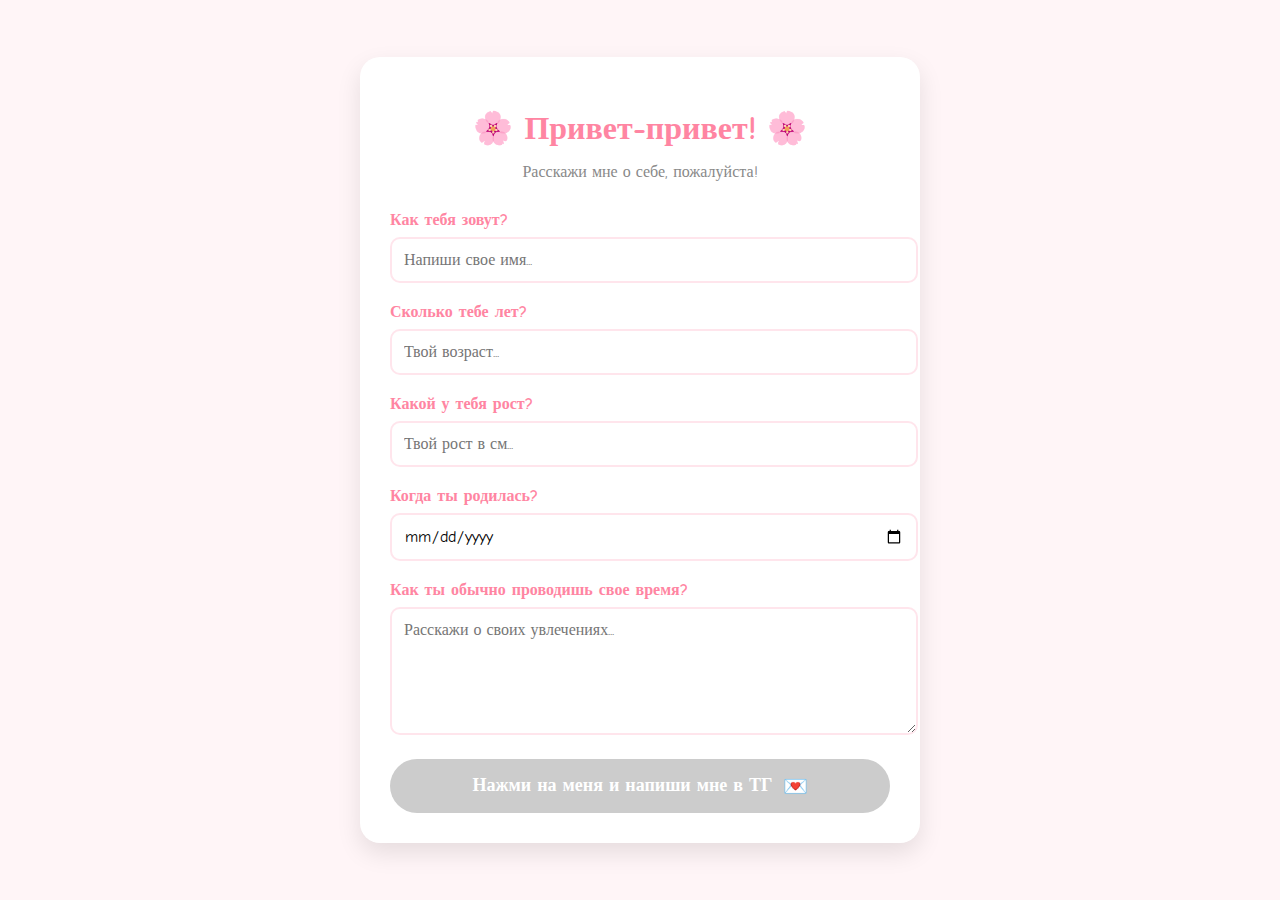
<file: index.html>
<!DOCTYPE html>
<html lang="ru">
<head>
    <meta charset="UTF-8">
    <meta name="viewport" content="width=device-width, initial-scale=1.0">
    <title>Милый опросничек</title>
    <link rel="stylesheet" href="style.css">
    <link href="https://fonts.googleapis.com/css2?family=Comic+Neue:wght@400;700&display=swap" rel="stylesheet">
</head>
<body>
    <div class="container">
        <h1>🌸 Привет-привет! 🌸</h1>
        <p class="subtitle">Расскажи мне о себе, пожалуйста!</p>
        
        <form id="cuteForm" action="process.php" method="POST">
            <div class="form-group">
                <label for="name">Как тебя зовут?</label>
                <input type="text" id="name" name="name" placeholder="Напиши свое имя...">
                <span class="error-message"></span>
            </div>
            
            <div class="form-group">
                <label for="age">Сколько тебе лет?</label>
                <input type="number" id="age" name="age" placeholder="Твой возраст...">
                <span class="error-message"></span>
            </div>
            
            <div class="form-group">
                <label for="height">Какой у тебя рост?</label>
                <input type="number" id="height" name="height" placeholder="Твой рост в см...">
                <span class="error-message"></span>
            </div>
            
            <div class="form-group">
                <label for="birthdate">Когда ты родилась?</label>
                <input type="date" id="birthdate" name="birthdate">
                <span class="error-message"></span>
            </div>
            
            <div class="form-group">
                <label for="hobbies">Как ты обычно проводишь свое время?</label>
                <textarea id="hobbies" name="hobbies" placeholder="Расскажи о своих увлечениях..."></textarea>
                <span class="error-message"></span>
            </div>
            
            <!-- Место для дополнительных вопросов -->
            <div id="additionalQuestions"></div>
            
            <button type="submit" id="submitBtn" disabled>
                <span class="button-text">Нажми на меня и напиши мне в ТГ</span>
                <span class="button-emoji">💌</span>
            </button>
        </form>
        
        <div class="decoration">
            <div class="heart"></div>
            <div class="star"></div>
            <div class="flower"></div>
        </div>
    </div>
    
    <script src="script.js"></script>
</body>
</html>
</file>
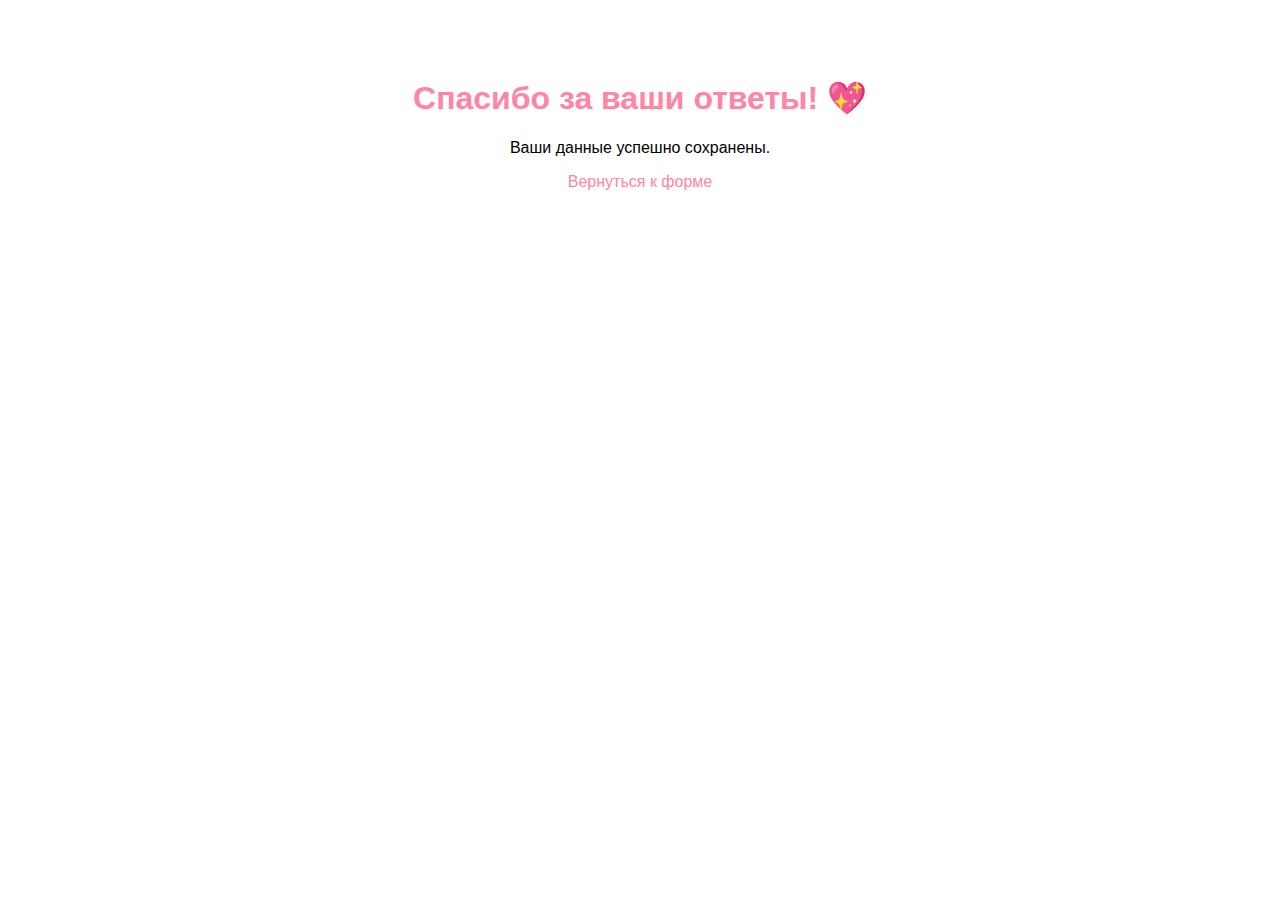
<file: success.html>
<!DOCTYPE html>
<html>
<head>
    <title>Спасибо!</title>
    <style>
        body { font-family: Arial, sans-serif; text-align: center; padding: 50px; }
        h1 { color: #ff85a2; }
        a { color: #ff85a2; text-decoration: none; }
    </style>
</head>
<body>
    <h1>Спасибо за ваши ответы! 💖</h1>
    <p>Ваши данные успешно сохранены.</p>
    <p><a href="index.html">Вернуться к форме</a></p>
</body>
</html>
</file>
<file: style.css>
body {
    font-family: 'Comic Neue', cursive;
    background-color: #fff5f7;
    color: #555;
    margin: 0;
    padding: 0;
    display: flex;
    justify-content: center;
    align-items: center;
    min-height: 100vh;
}

.container {
    background-color: white;
    border-radius: 20px;
    box-shadow: 0 10px 25px rgba(0, 0, 0, 0.1);
    padding: 30px;
    width: 90%;
    max-width: 500px;
    position: relative;
    overflow: hidden;
}

h1 {
    color: #ff85a2;
    text-align: center;
    margin-bottom: 10px;
}

.subtitle {
    text-align: center;
    color: #888;
    margin-bottom: 30px;
}

.form-group {
    margin-bottom: 20px;
}

label {
    display: block;
    margin-bottom: 8px;
    color: #ff85a2;
    font-weight: bold;
}

input, textarea {
    width: 100%;
    padding: 12px;
    border: 2px solid #ffe5ec;
    border-radius: 10px;
    font-family: 'Comic Neue', cursive;
    font-size: 16px;
    transition: border-color 0.3s;
}

input:focus, textarea:focus {
    border-color: #ff85a2;
    outline: none;
}

textarea {
    min-height: 100px;
    resize: vertical;
}

.error-message {
    color: #ff6b6b;
    font-size: 14px;
    margin-top: 5px;
    display: none;
}

#submitBtn {
    background-color: #ff85a2;
    color: white;
    border: none;
    padding: 15px 25px;
    border-radius: 50px;
    font-family: 'Comic Neue', cursive;
    font-size: 18px;
    font-weight: bold;
    cursor: pointer;
    display: flex;
    align-items: center;
    justify-content: center;
    width: 100%;
    transition: all 0.3s;
    margin-top: 20px;
}

#submitBtn:hover {
    background-color: #ff6b8b;
    transform: translateY(-2px);
}

#submitBtn:disabled {
    background-color: #ccc;
    cursor: not-allowed;
    transform: none;
}

.button-text {
    margin-right: 10px;
}

.button-emoji {
    font-size: 20px;
}

/* Декоративные элементы */
.decoration {
    position: absolute;
    top: 0;
    left: 0;
    width: 100%;
    height: 100%;
    pointer-events: none;
    z-index: -1;
}

.heart, .star, .flower {
    position: absolute;
    opacity: 0.2;
}

.heart {
    top: 20px;
    right: 20px;
    font-size: 30px;
    color: #ff85a2;
}

.star {
    bottom: 30px;
    left: 30px;
    font-size: 25px;
    color: #ffd166;
}

.flower {
    bottom: 20px;
    right: 30px;
    font-size: 35px;
    color: #a0e7a0;
}

#submitBtn.sending {
    opacity: 0.7;
    cursor: not-allowed;
    background-color: #ccc;
}

#submitBtn.sending .button-emoji {
    animation: spin 1s linear infinite;
}

@keyframes spin {
    0% { transform: rotate(0deg); }
    100% { transform: rotate(360deg); }
}
</file>
